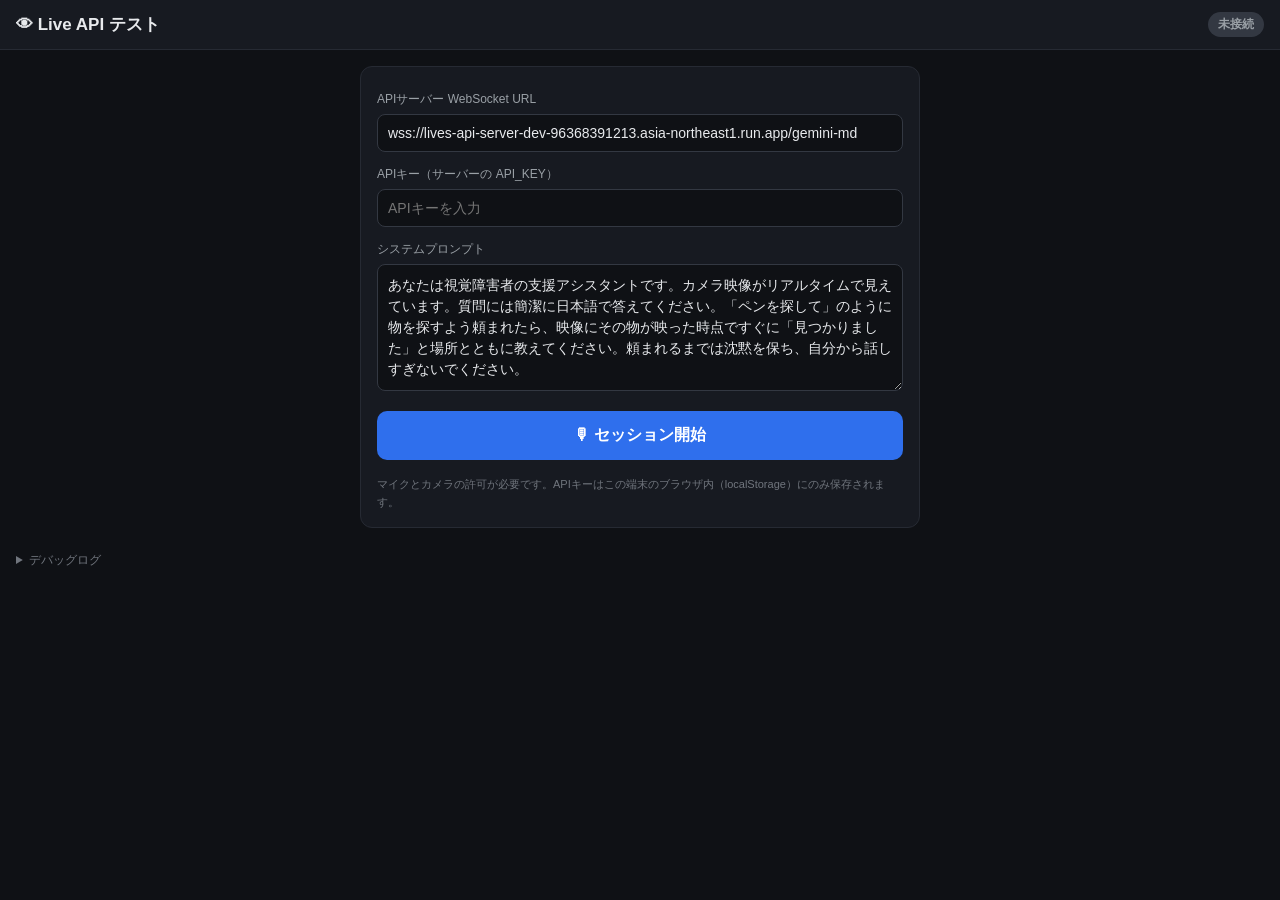
<file: index.html>
<!DOCTYPE html>
<html lang="ja">
<head>
  <meta charset="UTF-8">
  <meta name="viewport" content="width=device-width, initial-scale=1.0, maximum-scale=1.0, user-scalable=no">
  <meta name="apple-mobile-web-app-capable" content="yes">
  <title>Live API リアルタイム会話テスト</title>
  <link rel="stylesheet" href="style.css">
</head>
<body>
  <header>
    <h1>👁 Live API テスト</h1>
    <span id="conn-badge" class="badge idle">未接続</span>
  </header>

  <!-- 設定画面 -->
  <section id="setup-screen">
    <div class="card">
      <label>APIサーバー WebSocket URL</label>
      <input type="text" id="ws-url" value="wss://lives-api-server-dev-96368391213.asia-northeast1.run.app/gemini-md">

      <label>APIキー（サーバーの API_KEY）</label>
      <input type="password" id="api-key" placeholder="APIキーを入力" autocomplete="off">

      <label>システムプロンプト</label>
      <textarea id="system-prompt" rows="5">あなたは視覚障害者の支援アシスタントです。カメラ映像がリアルタイムで見えています。質問には簡潔に日本語で答えてください。「ペンを探して」のように物を探すよう頼まれたら、映像にその物が映った時点ですぐに「見つかりました」と場所とともに教えてください。頼まれるまでは沈黙を保ち、自分から話しすぎないでください。</textarea>

      <button id="start-btn" class="primary">🎙 セッション開始</button>
      <p class="note">マイクとカメラの許可が必要です。APIキーはこの端末のブラウザ内（localStorage）にのみ保存されます。</p>
    </div>
  </section>

  <!-- セッション画面 -->
  <section id="session-screen" class="hidden">
    <video id="camera-preview" autoplay muted playsinline></video>

    <div class="stats-row">
      <span id="stat-time">00:00</span>
      <span id="stat-frames">📷 0</span>
      <span id="stat-audio-in">🎙 0s</span>
      <span id="stat-audio-out">🔊 0s</span>
      <span id="stat-cost">≈0.0円</span>
      <span id="stat-reconnect" title="再接続回数">🔁 0</span>
    </div>

    <div id="transcript"></div>

    <div class="controls">
      <button id="mute-btn">🎙 ミュート</button>
      <button id="stop-btn" class="danger">■ 終了</button>
    </div>
  </section>

  <details id="debug-panel">
    <summary>デバッグログ</summary>
    <pre id="debug-log"></pre>
  </details>

  <script src="app.js"></script>
</body>
</html>
</file>
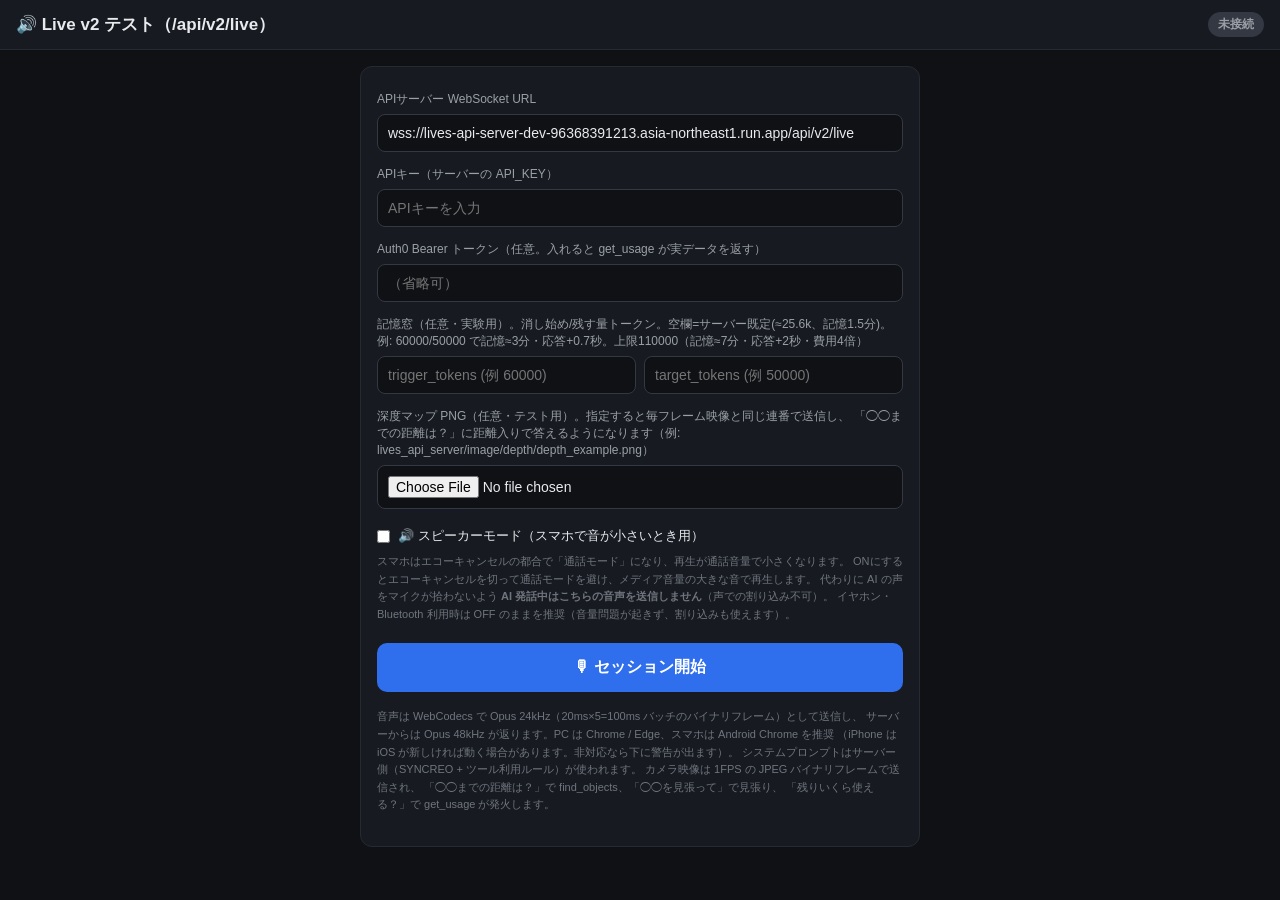
<file: live.html>
<!DOCTYPE html>
<html lang="ja">
<head>
  <meta charset="UTF-8">
  <meta name="viewport" content="width=device-width, initial-scale=1.0, maximum-scale=1.0, user-scalable=no">
  <meta name="apple-mobile-web-app-capable" content="yes">
  <meta name="theme-color" content="#0f1115">
  <title>Live v2（Opus プロキシ）テスト</title>
  <link rel="stylesheet" href="style.css">
  <style>
    /* ---- live.html 専用スタイル（style.css は index.html と共用のため上書きはここで行う） ---- */
    .badge.connected { background: #143d24; color: #6dd58c; animation: pulse 2s infinite; }

    /* セッション中は画面全体を固定し、会話ログだけを内部スクロールさせる（スマホでアプリ的に使う） */
    body.session-active { height: 100dvh; overflow: hidden; }
    /* 各要素の最小高さの合計が画面を超えた場合（横向きスマホ等）はセクション全体をスクロール可能に */
    body.session-active #session-screen { flex: 1; min-height: 0; overflow-y: auto; }

    .video-row { display: flex; gap: 8px; align-items: flex-start; }
    .video-row > div { flex: 1; min-width: 0; }
    .video-cap { font-size: 11px; color: #889; margin: 2px 0;
                 white-space: nowrap; overflow: hidden; text-overflow: ellipsis; }
    /* このページではプレビューを切り取らず全体表示する（style.css の cover を上書き）。
       スマホ縦持ちだと映像は縦長（9:16）になるため、width:100% 固定にせず
       実アスペクトのまま高さ上限いっぱいに表示する（黒帯で小さくなるのを防ぐ） */
    #camera-preview, #sent-preview {
      width: auto; max-width: 100%; max-height: 30dvh; object-fit: contain;
      border-radius: 12px; background: #000; display: block; margin: 0 auto;
    }
    #sent-info { font-size: 11px; color: #889; margin-top: 2px; text-align: center; }

    /* 発見パネル（見張り/find_objects 共通）: 状態と発見フレームを会話ログの直前に全幅で出す */
    #watch-panel { background: #171a21; border: 1px solid #262a33; border-radius: 12px; padding: 8px 10px; }
    #watch-panel.hit { border-color: #f66; }
    #watch-head { display: flex; align-items: center; gap: 8px; font-size: 13px; }
    #watch-status { flex: 1; min-width: 0; }
    #watch-panel.hit #watch-status { color: #f88; font-weight: 600; }
    #watch-dismiss { background: #333842; color: #e8eaed; border-radius: 8px;
                     padding: 4px 10px; font-size: 12px; flex: none; }
    #watch-hit-img { width: auto; max-width: 100%; max-height: 34dvh; object-fit: contain;
                     border: 2px solid #f66; border-radius: 8px; margin: 6px auto 0;
                     background: #000; display: block; }
    #watch-hit-detail { font-size: 12px; color: #f99; margin-top: 4px; }

    /* 会話ログは残りの縦幅を全部使う（セッション中は body 固定なので内部スクロールになる） */
    #transcript { flex: 1 1 140px; min-height: 120px; overflow-y: auto; }

    /* スマホ縦画面: 映像は上部にコンパクトに置き、会話ログに面積を割く
       （縦長映像は幅でなく高さで決まるため、20dvh より少し余裕を持たせる） */
    @media (max-width: 700px) {
      h1 { font-size: 15px; }
      /* 縦長映像 + 見張り画像 + 会話ログ + 終了ボタンが 1 画面に収まる高さ配分 */
      #camera-preview, #sent-preview { max-height: 22dvh; }
      #watch-hit-img { max-height: 22dvh; }
      #session-screen { padding: 10px; gap: 8px; }
    }
  </style>
</head>
<body>
  <header>
    <h1>🔊 Live v2 テスト（/api/v2/live）</h1>
    <span id="conn-badge" class="badge idle">未接続</span>
  </header>

  <!-- 設定画面 -->
  <section id="setup-screen">
    <div class="card">
      <label>APIサーバー WebSocket URL</label>
      <input type="text" id="ws-url" value="wss://lives-api-server-dev-96368391213.asia-northeast1.run.app/api/v2/live">

      <label>APIキー（サーバーの API_KEY）</label>
      <input type="password" id="api-key" placeholder="APIキーを入力" autocomplete="off">

      <label>Auth0 Bearer トークン（任意。入れると get_usage が実データを返す）</label>
      <input type="password" id="bearer-token" placeholder="（省略可）" autocomplete="off">

      <label>記憶窓（任意・実験用）。消し始め/残す量トークン。空欄=サーバー既定(≈25.6k、記憶1.5分)。
        例: 60000/50000 で記憶≈3分・応答+0.7秒。上限110000（記憶≈7分・応答+2秒・費用4倍）</label>
      <div style="display:flex; gap:8px">
        <input type="number" id="ctx-trigger" placeholder="trigger_tokens (例 60000)" style="flex:1">
        <input type="number" id="ctx-target" placeholder="target_tokens (例 50000)" style="flex:1">
      </div>

      <label>深度マップ PNG（任意・テスト用）。指定すると毎フレーム映像と同じ連番で送信し、
        「◯◯までの距離は？」に距離入りで答えるようになります（例: lives_api_server/image/depth/depth_example.png）</label>
      <input type="file" id="depth-file" accept="image/png">

      <label style="display:flex; align-items:center; gap:8px; margin-top:12px; font-size:13px; color:#e8eaed; cursor:pointer;">
        <input type="checkbox" id="speaker-mode" style="width:auto;">
        🔊 スピーカーモード（スマホで音が小さいとき用）
      </label>
      <p class="note" style="margin-top:2px;">
        スマホはエコーキャンセルの都合で「通話モード」になり、再生が通話音量で小さくなります。
        ONにするとエコーキャンセルを切って通話モードを避け、メディア音量の大きな音で再生します。
        代わりに AI の声をマイクが拾わないよう <b>AI 発話中はこちらの音声を送信しません</b>（声での割り込み不可）。
        イヤホン・Bluetooth 利用時は OFF のままを推奨（音量問題が起きず、割り込みも使えます）。
      </p>

      <button id="start-btn" class="primary">🎙 セッション開始</button>
      <p class="note">
        音声は WebCodecs で Opus 24kHz（20ms×5=100ms バッチのバイナリフレーム）として送信し、
        サーバーからは Opus 48kHz が返ります。PC は Chrome / Edge、スマホは Android Chrome を推奨
        （iPhone は iOS が新しければ動く場合があります。非対応なら下に警告が出ます）。
        システムプロンプトはサーバー側（SYNCREO + ツール利用ルール）が使われます。
        カメラ映像は 1FPS の JPEG バイナリフレームで送信され、
        「◯◯までの距離は？」で find_objects、「◯◯を見張って」で見張り、
        「残りいくら使える？」で get_usage が発火します。
      </p>
      <p id="support-warn" class="note" style="color:#f66"></p>
    </div>
  </section>

  <!-- セッション画面 -->
  <section id="session-screen" class="hidden">
    <div class="video-row">
      <div>
        <div class="video-cap">📷 カメラ生映像</div>
        <video id="camera-preview" autoplay muted playsinline></video>
      </div>
      <div>
        <div class="video-cap">📤 サーバーへ送信した JPEG</div>
        <img id="sent-preview" alt="送信フレーム未取得">
        <div id="sent-info">まだ送信していません</div>
      </div>
    </div>

    <div class="stats-row">
      <span id="stat-time">00:00</span>
      <span id="stat-frames">📷 0</span>
      <span id="stat-audio-in">🎙 0s</span>
      <span id="stat-audio-out">🔊 0</span>
      <span id="stat-reconnect">🔁 0</span>
    </div>

    <div class="stats-row">
      <span id="stat-cost">💴 このセッション: -</span>
      <span id="stat-search">🔍 検索: 0回</span>
      <span id="stat-balance">🏦 残高: -</span>
    </div>

    <div id="tool-banner" class="hidden" style="padding:6px 10px;background:#123;color:#9cf;border-radius:8px;font-size:13px;"></div>

    <!-- 発見パネル: 見張り（start_object_search）の状態と、
         見張り/find_objects が検出に使ったフレーム（赤枠つき） -->
    <div id="watch-panel" class="hidden">
      <div id="watch-head">
        <span id="watch-status">🔭 見張り待機中</span>
        <button id="watch-dismiss" type="button">閉じる</button>
      </div>
      <img id="watch-hit-img" class="hidden" alt="発見フレーム">
      <div id="watch-hit-detail" class="hidden"></div>
    </div>

    <div id="transcript"></div>

    <!-- 文字入力: 音声の代わりにテキストでターンを送る（wire の text_turn。
         サーバーは音声質問と同じ扱いで音声で返答する。マイクのエコーを避けたい時や
         静かな場所での確認用） -->
    <div class="text-turn-row">
      <input type="text" id="text-turn-input" placeholder="文字で質問（Enter で送信）" autocomplete="off" enterkeyhint="send">
      <button id="text-turn-btn" type="button">⌨️ 送信</button>
    </div>

    <button id="stop-btn" class="danger">⏹ セッション終了</button>
  </section>

  <canvas id="capture-canvas" class="hidden"></canvas>
  <script src="live.js"></script>
</body>
</html>
</file>
<file: style.css>
* { box-sizing: border-box; margin: 0; padding: 0; }

body {
  font-family: -apple-system, BlinkMacSystemFont, "Hiragino Sans", sans-serif;
  background: #0f1115;
  color: #e8eaed;
  min-height: 100dvh;
  display: flex;
  flex-direction: column;
}

header {
  display: flex;
  justify-content: space-between;
  align-items: center;
  padding: 12px 16px;
  background: #171a21;
  border-bottom: 1px solid #262a33;
}

h1 { font-size: 17px; font-weight: 600; }

.badge {
  font-size: 12px;
  font-weight: 700;
  padding: 4px 10px;
  border-radius: 999px;
}
.badge.idle { background: #333842; color: #9aa0a6; }
.badge.connecting { background: #4a3f13; color: #fdd663; }
.badge.live { background: #143d24; color: #6dd58c; animation: pulse 2s infinite; }

@keyframes pulse { 50% { opacity: 0.6; } }

section { padding: 16px; }
.hidden { display: none !important; }

.card {
  background: #171a21;
  border: 1px solid #262a33;
  border-radius: 12px;
  padding: 16px;
  display: flex;
  flex-direction: column;
  gap: 6px;
  max-width: 560px;
  margin: 0 auto;
}

label { font-size: 12px; color: #9aa0a6; margin-top: 8px; }

input, textarea {
  width: 100%;
  background: #0f1115;
  border: 1px solid #333842;
  border-radius: 8px;
  color: #e8eaed;
  padding: 10px;
  font-size: 14px;
}
textarea { resize: vertical; line-height: 1.5; }

button {
  border: none;
  border-radius: 10px;
  padding: 14px;
  font-size: 16px;
  font-weight: 600;
  cursor: pointer;
  -webkit-tap-highlight-color: transparent;
}
button.primary { background: #2f6fed; color: #fff; margin-top: 14px; }
button.danger { background: #b3261e; color: #fff; }
#mute-btn { background: #333842; color: #e8eaed; }
#mute-btn.muted { background: #4a3f13; color: #fdd663; }

.note { font-size: 11px; color: #70757d; line-height: 1.6; margin-top: 10px; }

#session-screen {
  flex: 1;
  display: flex;
  flex-direction: column;
  gap: 10px;
  padding: 12px;
}

#camera-preview {
  width: 100%;
  max-height: 38dvh;
  object-fit: cover;
  border-radius: 12px;
  background: #000;
}

.stats-row {
  display: flex;
  flex-wrap: wrap;
  gap: 6px 14px;
  font-size: 12px;
  color: #9aa0a6;
  font-variant-numeric: tabular-nums;
}

#transcript {
  flex: 1;
  min-height: 120px;
  overflow-y: auto;
  background: #171a21;
  border: 1px solid #262a33;
  border-radius: 12px;
  padding: 12px;
  display: flex;
  flex-direction: column;
  gap: 8px;
}

.line { font-size: 14px; line-height: 1.6; padding: 8px 12px; border-radius: 10px; max-width: 92%; }
.line.user { background: #1e3a5f; align-self: flex-end; }
.line.ai { background: #262a33; align-self: flex-start; }

.controls { display: flex; gap: 10px; }
.controls button { flex: 1; }
.text-turn-row { display: flex; gap: 8px; align-items: center; margin: 10px 0; }
.text-turn-row input { flex: 1; margin: 0; }
.text-turn-row button { flex: 0 0 auto; margin: 0; white-space: nowrap; }

#debug-panel { padding: 8px 16px 20px; }
#debug-panel summary { font-size: 12px; color: #70757d; cursor: pointer; }
#debug-log {
  font-size: 10px;
  color: #9aa0a6;
  white-space: pre-wrap;
  word-break: break-all;
  max-height: 200px;
  overflow-y: auto;
  margin-top: 8px;
}
</file>
